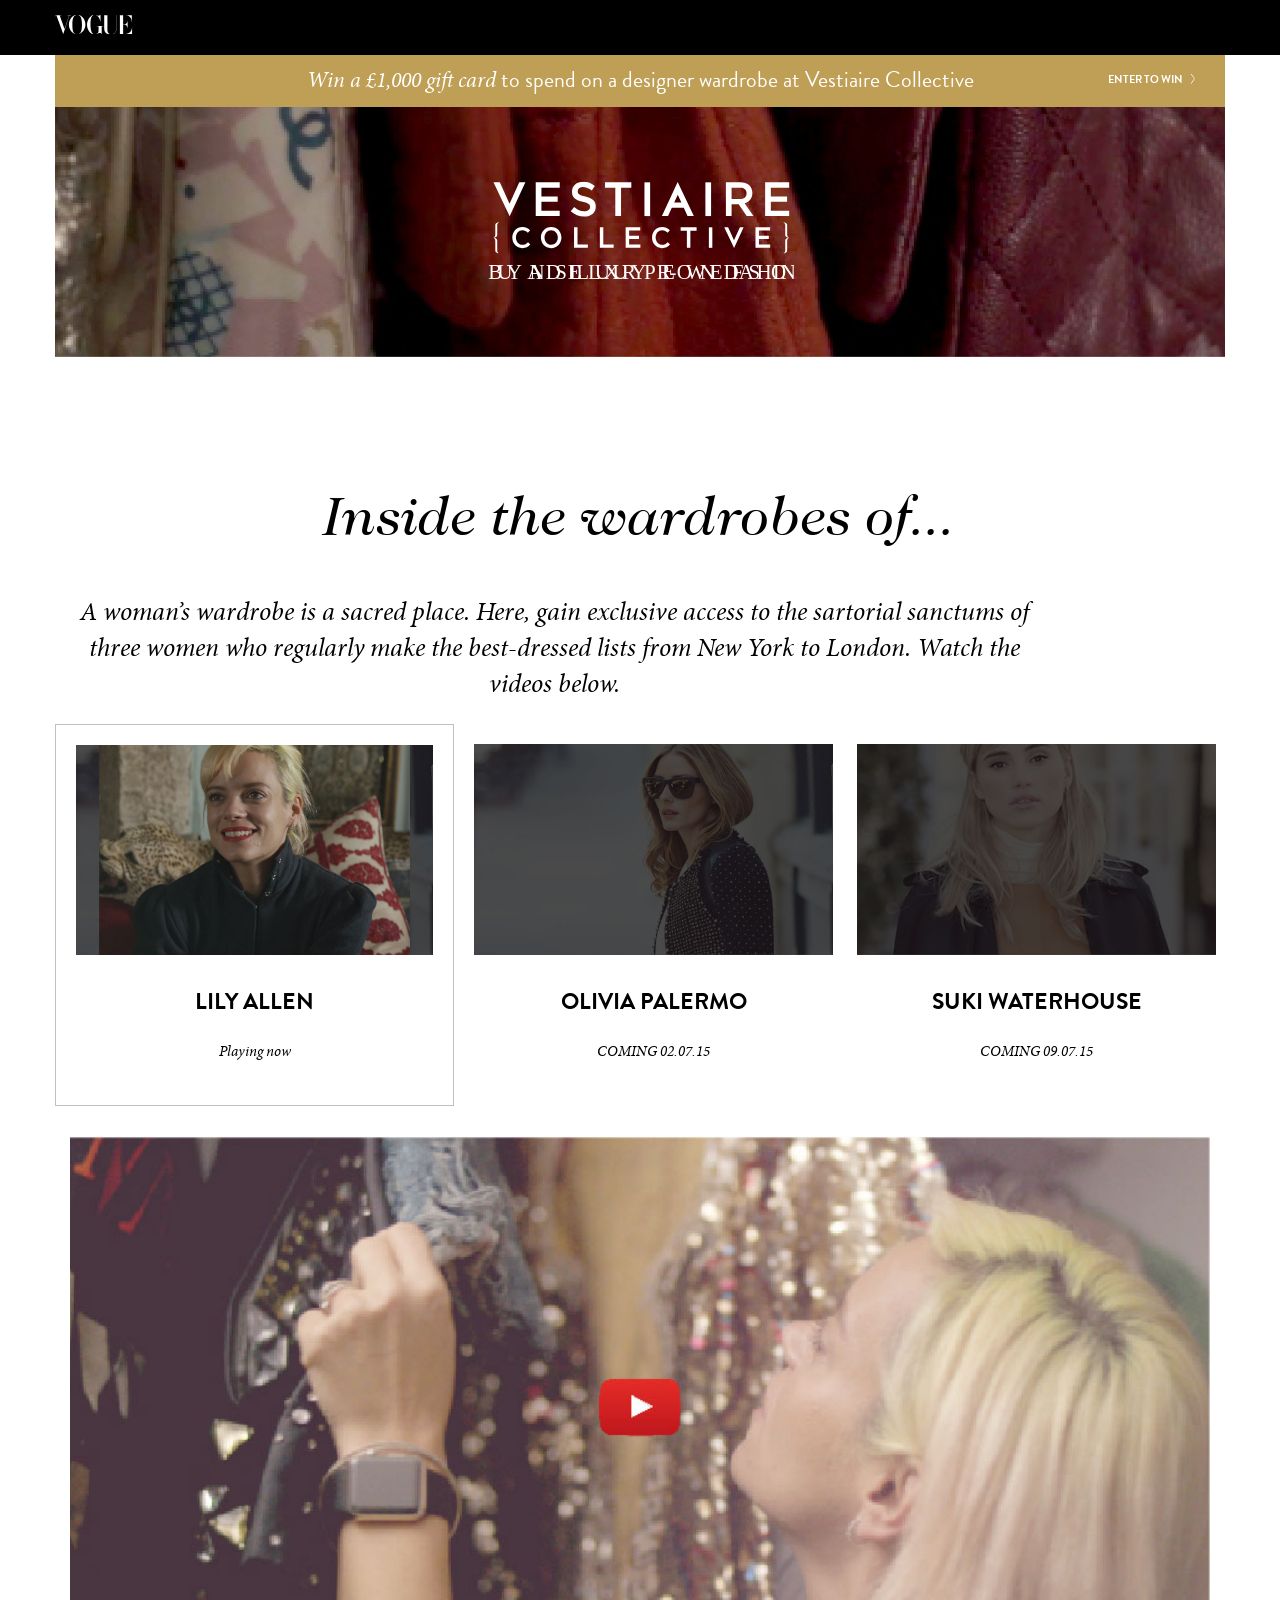
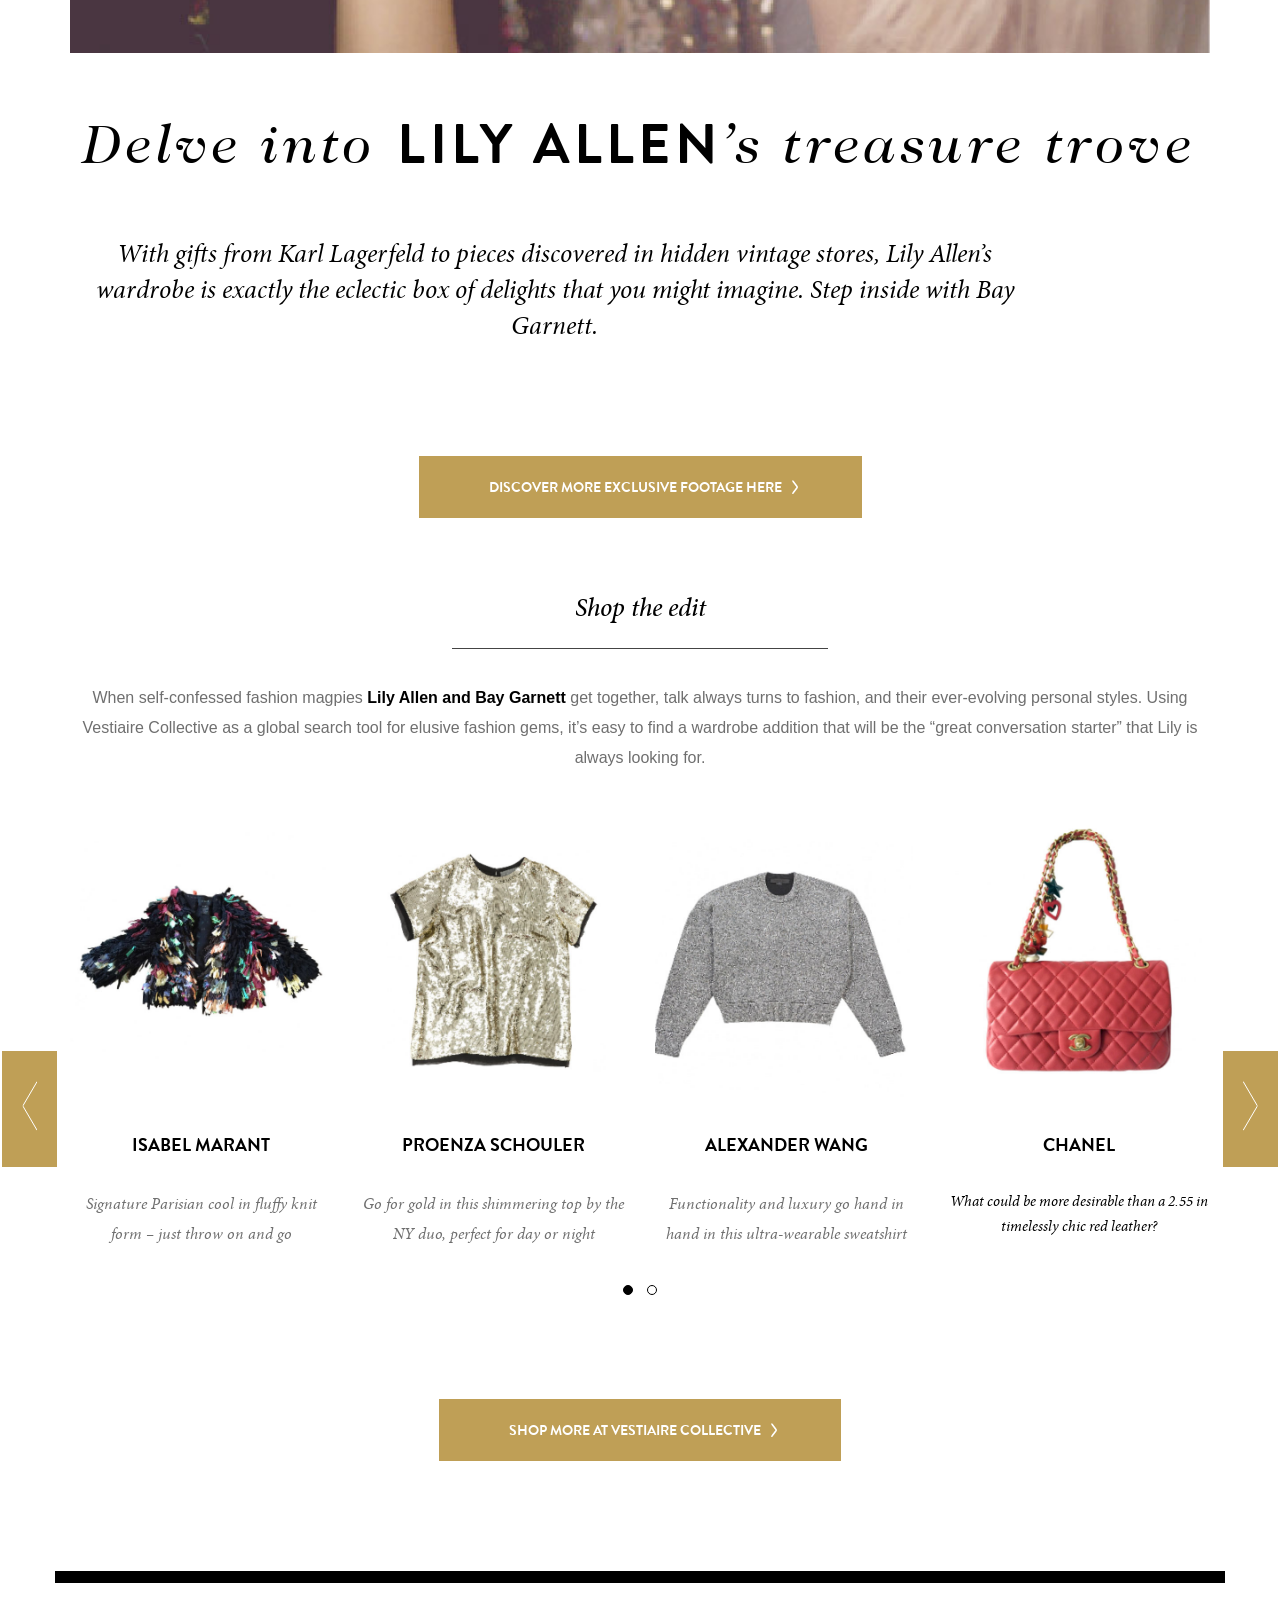
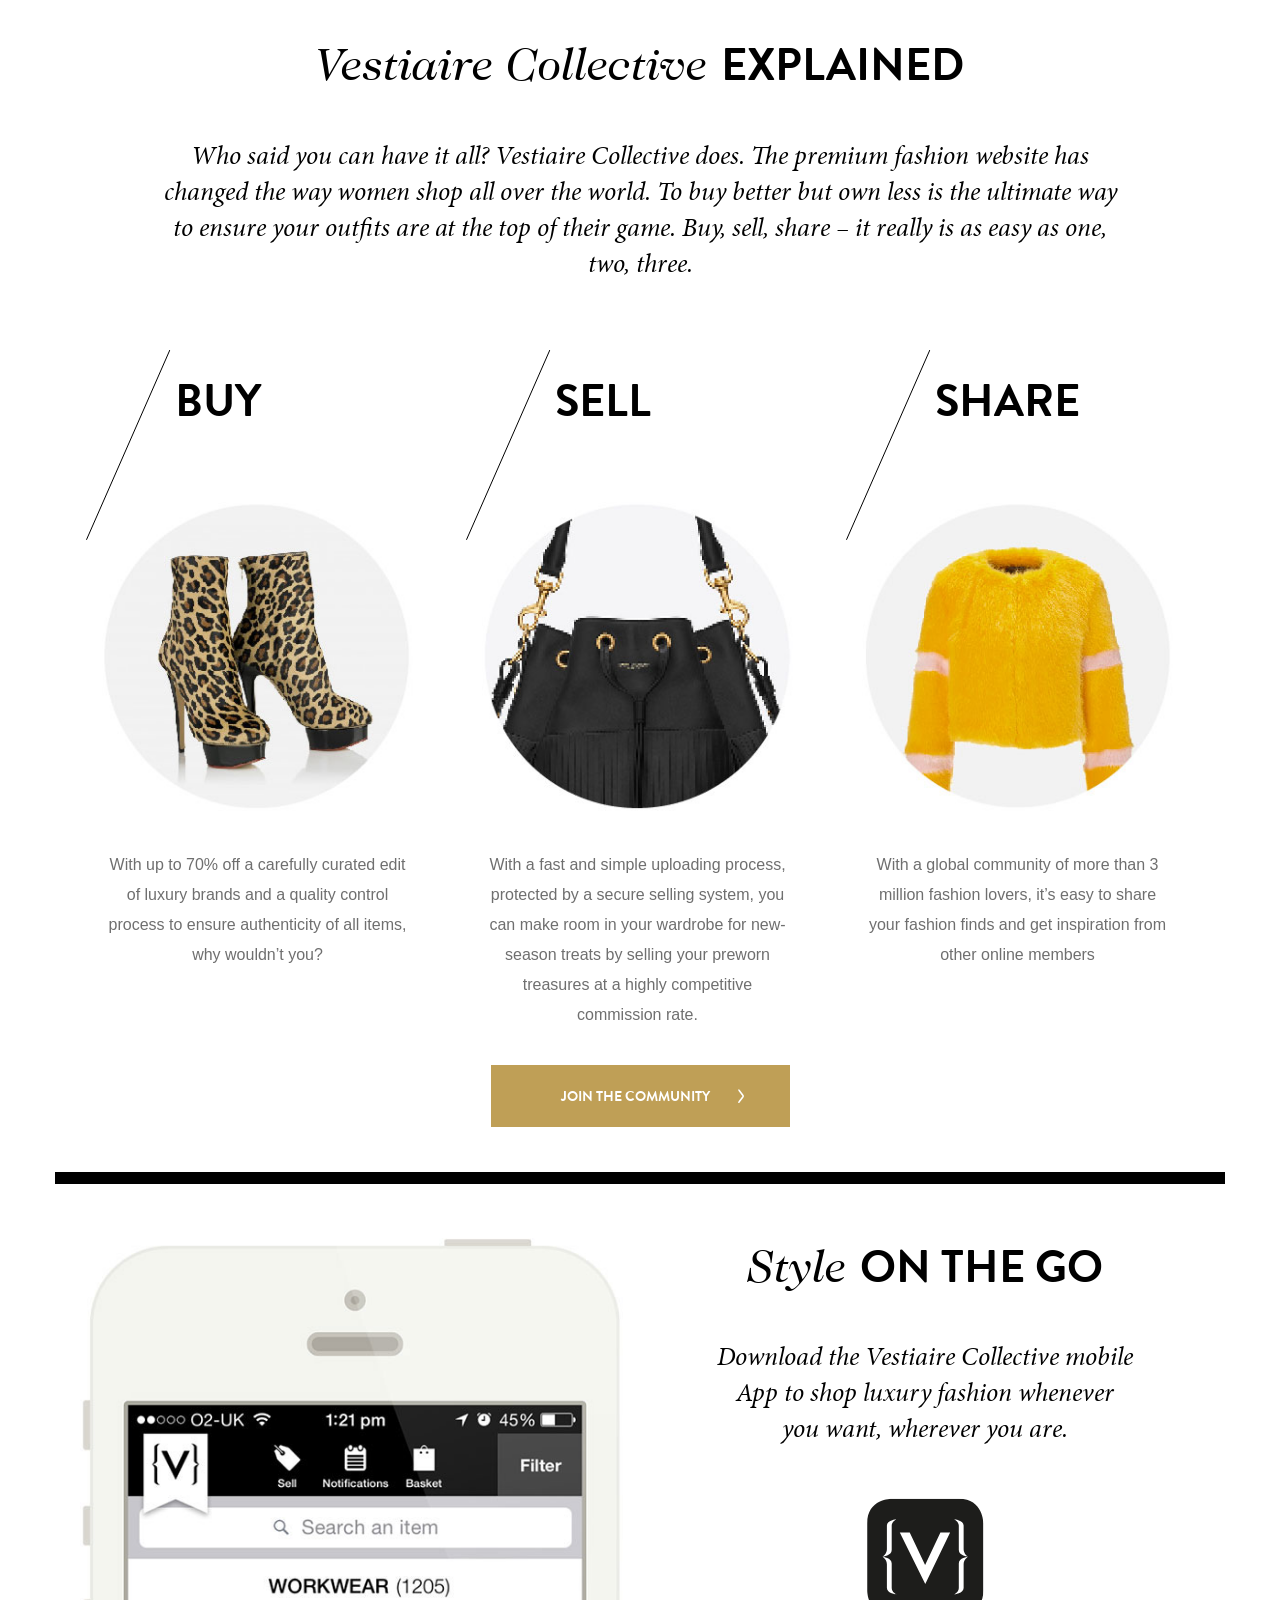
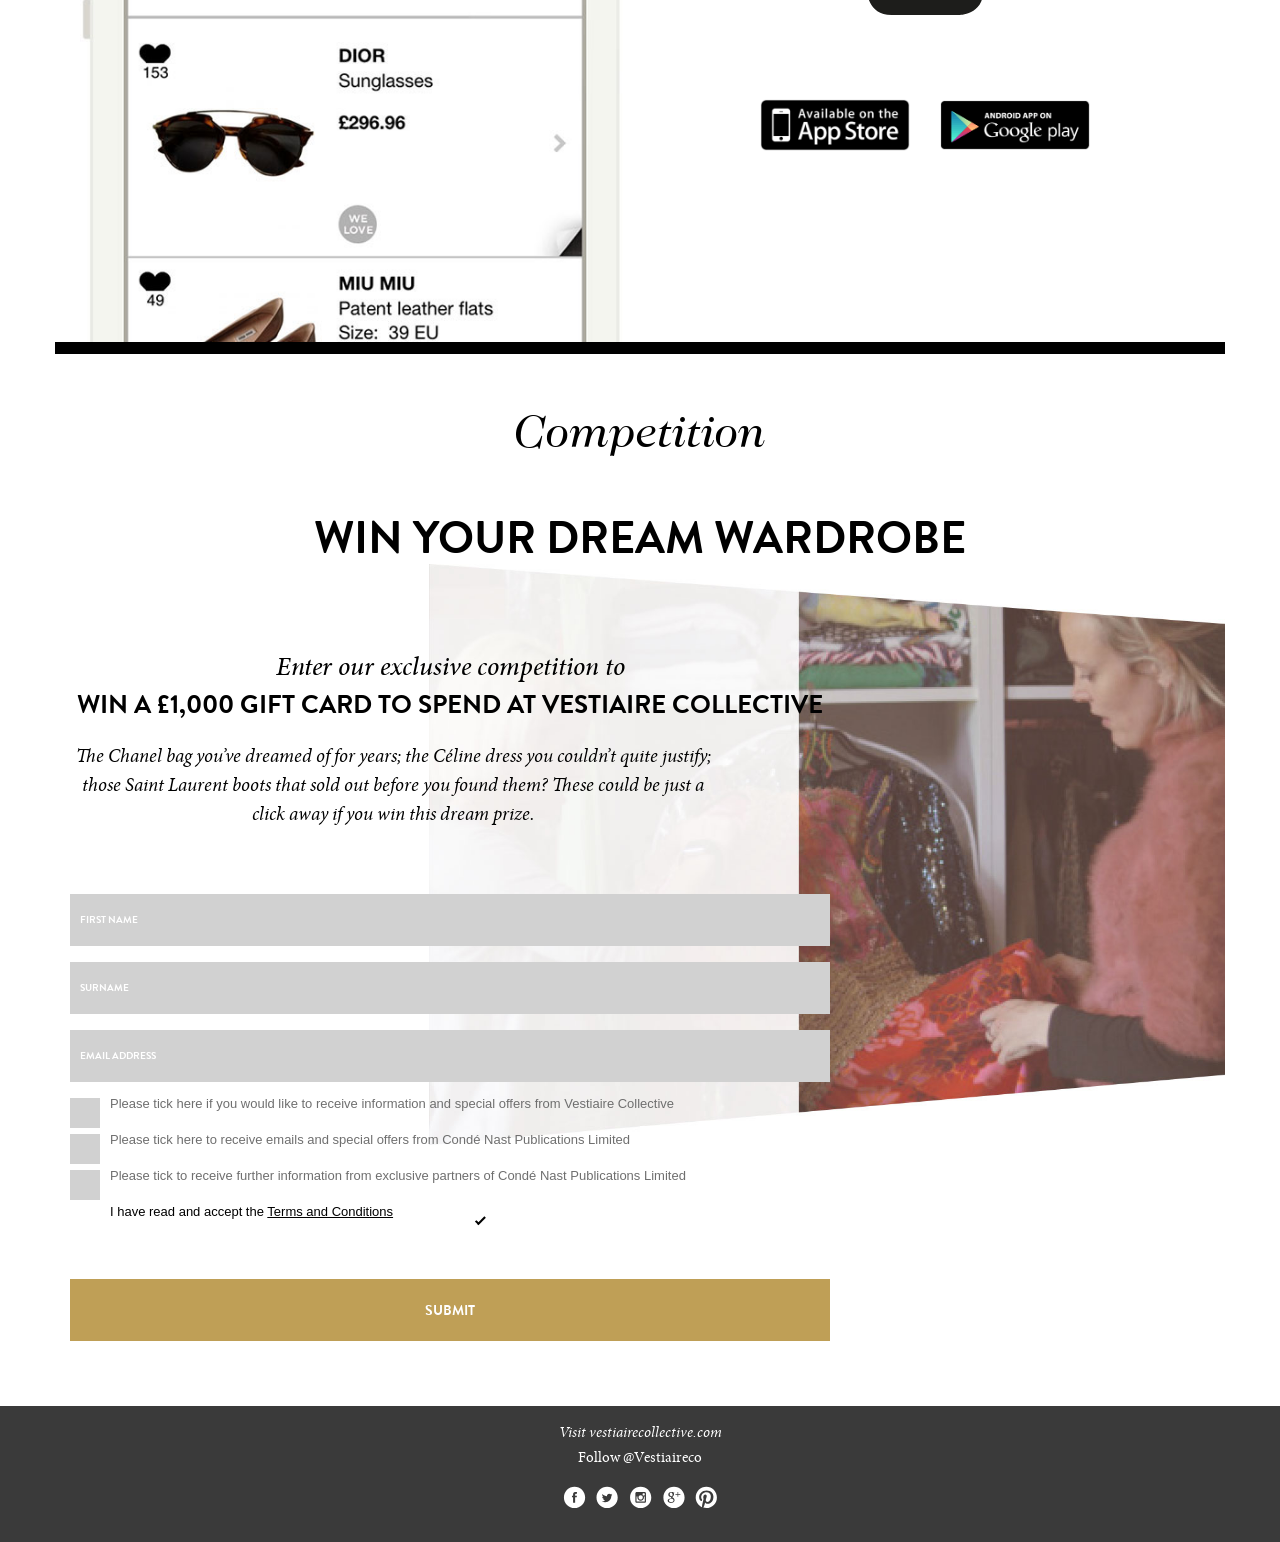
<file: index.html>
<!DOCTYPE HTML>
<!--[if lt IE 7]><html class="no-js lt-ie9 lt-ie8 lt-ie7"><![endif]-->
<!--[if IE 7]><html class="no-js lt-ie9 lt-ie8"><![endif]-->
<!--[if IE 8]><html class="no-js lt-ie9"><![endif]-->
<!--[if gt IE 8]><!--><html lang="en-GB" class="no-js"><!--<![endif]-->
<head>

    <meta charset="utf-8">
    <meta http-equiv="X-UA-Compatible" content="IE=edge">
    <meta name="viewport" content="width=device-width, initial-scale=1.0, user-scalable=0">

    <title>Vestiaire</title>

    <!-- Meta: General -->
    <meta name="description" content="">
    <meta name="keywords" content="">
    <meta name="author" content="">

    <!-- Stylesheets -->
    <link rel="stylesheet" href="css/normalise.css" media="screen" />
    <link rel="stylesheet" href="css/grid12.css" media="screen" />
    <link rel="stylesheet" href="css/style.css" media="screen" />
    <link rel="stylesheet" href="scripts/vendor/owl/owl.carousel.css" media="screen" />

    <!-- Javascript-->
    <script type="text/javascript" src="scripts/vendor/modernizr-2.8.3-custom.js"></script>

</head>

<body>

    <header class="visible-md visible-lg">
        <div class="container">
            <h1 class="transparent row">
                VOGUE <i class="vogue"></i>
            </h1>
        </div>
    </header>

    <main>

        <section class="section-intro container container-intro borderless paddingless">

            <div class="container-intro-win bg-primary">

                <p class="container-intro-win-p">
                    Win a £1,000 gift card <span class="font-brandon">to spend on a designer wardrobe at Vestiaire Collective</span>
                </p>

                <a class="container-intro-win-enter normalize-style btn" href="#">
                    Enter to win <i class="arrow-button-thin"></i>
                </a>

            </div>

            <div class="container-intro-vestaire v-center">
                <div class="v-centre-inner">
                    <i class="logo-vestiaire     container-intro-vestaire-logo visible-xs visible-sm"></i>
                    <i class="logo-vestiaire-lrg container-intro-vestaire-logo visible-md visible-lg"></i>
                </div>
            </div>

        </section>

        <!--
            SECTION: Features
        -->

        <section class="section-features container features-container">

            <h2>Inside the wardrobes of...</h2>

            <p class="para-main">
                A woman’s wardrobe is a sacred place. Here, gain exclusive access to the sartorial sanctums of
                three women who regularly make the best-dressed lists from New York to London.
                Watch the videos below.
            </p>

            <div class="features">

                <!--
                    Lily Allen
                -->

                <article class="features-article features-article-selected ">

                    <header class="features-header row">

                        <figure class="features-figure sixty-height">

                            <img class="features-figure-img features-figure-img--center" alt="Lily Allen" src="images/holder.jpg" data-src-base="images/" data-src="<992:feature-lili-mob.jpg,
                                                                                                                                                                    >992:feature-lili.jpg" />
                            <figcaption class="features-caption">
                                <h3>Lily Allen</h3>
                                <p>Playing now</p>
                            </figcaption>
                        </figure>

                    </header>

                    <div class="image-video-holder visible-md visible-lg">
                        <img src="images/video-placeholder.jpg" alt="placeholder" />
                    </div>

                    <h3 class="h2 normalize-case tracking_extend features-article-intro-headline">Delve into <span>Lily Allen</span>’s treasure trove</h3>

                    <p class="para-main">
                        With gifts from Karl Lagerfeld to pieces discovered in hidden vintage stores,
                        Lily Allen’s wardrobe is exactly the eclectic box of delights that you might imagine. Step inside with Bay Garnett.
                    </p>

                    <a href="#" class="btn btn-tight features-article-discover">
                        Discover more exclusive footage here <i class="arrow-button-bold"></i>
                    </a>

                    <h4 class="features-shop-headline with-sub-line">Shop the edit</h4>

                    <p class="para-sub font-helvetica normalize-style features-article-para-sub">
                        When self-confessed fashion magpies <strong>Lily Allen and Bay Garnett</strong> get together, talk always turns to fashion, and
                        their ever-evolving personal styles. Using Vestiaire Collective as a global search tool for elusive fashion gems, it’s
                        easy to find a wardrobe addition that will be the “great conversation starter” that Lily is always looking for.
                    </p>

                    <div class="slider-wrap features-slider">

                        <ul class="slider slider-horizontal">

                            <li>
                                <figure>
                                    <img src="images/item-412.jpg" alt="Isabel Marant" />
                                    <figcaption>
                                        <h5>Isabel Marant</h5>
                                        <p class="para-sub">Signature Parisian cool in fluffy knit form – just throw on and go</p>
                                    </figcaption>
                                </figure>
                            </li>

                            <li>
                                <figure>
                                    <img src="images/item-337.jpg" alt="Proenza Schoule" />
                                    <figcaption>
                                        <h5>Proenza Schouler</h5>
                                        <p class="para-sub">Go for gold in this shimmering top by the NY duo, perfect for day or night</p>
                                    </figcaption>
                                </figure>
                            </li>

                            <li>
                                <figure>
                                    <img src="images/item-441.jpg" alt="Alexander Wang" />
                                    <figcaption>
                                        <h5>Alexander Wang</h5>
                                        <p class="para-sub">Functionality and luxury go hand in hand in this ultra-wearable sweatshirt</p>
                                    </figcaption>
                                </figure>
                            </li>

                            <!-- Just repeating -->

                            <li>
                                <figure>
                                    <img src="images/item-645.jpg" alt="Chanel" />
                                    <figcaption>
                                        <h5>Chanel</h5>
                                        <p>What could be more desirable than a 2.55 in timelessly chic red leather?</p>
                                    </figcaption>
                                </figure>
                            </li>

                            <li>
                                <figure>
                                    <img src="images/item-412.jpg" alt="Isabel Marant" />
                                    <figcaption>
                                        <h5>Isabel Marant</h5>
                                        <p class="para-sub">Signature Parisian cool in fluffy knit form – just throw on and go</p>
                                    </figcaption>
                                </figure>
                            </li>

                            <li>
                                <figure>
                                    <img src="images/item-337.jpg" alt="Proenza Schoule" />
                                    <figcaption>
                                        <h5>Proenza Schouler</h5>
                                        <p class="para-sub">Go for gold in this shimmering top by the NY duo, perfect for day or night</p>
                                    </figcaption>
                                </figure>
                            </li>

                            <li>
                                <figure>
                                    <img src="images/item-441.jpg" alt="Alexander Wang" />
                                    <figcaption>
                                        <h5>Alexander Wang</h5>
                                        <p class="para-sub">Functionality and luxury go hand in hand in this ultra-wearable sweatshirt</p>
                                    </figcaption>
                                </figure>
                            </li>

                            <li>
                                <figure>
                                    <img src="images/item-645.jpg" alt="Chanel" />
                                    <figcaption>
                                        <h5>Chanel</h5>
                                        <p>What could be more desirable than a 2.55 in timelessly chic red leather?</p>
                                    </figcaption>
                                </figure>
                            </li>

                        </ul>

                        <div class="slider-navigation hidden-xs visbile-md visbile-lg">
                            <a class="btn slider-navigation-btn slider-navigation-btn-prev btn-gallery btn-gallery-prev disable-selection"><i class="arrow-gallery-left"></i></a>
                            <a class="btn slider-navigation-btn slider-navigation-btn-next btn-gallery btn-gallery-next disable-selection"><i class="arrow-gallery-right"></i></a>
                        </div>

                    </div>

                    <a href="#" class="btn btn-tight">
                        Shop more at vestiaire collective <i class="arrow-button-bold"></i>
                    </a>

                </article>

                <!--
                    Olivia Palermo
                -->

                <article class="features-article">

                    <header class="features-header row">
                        <figure class="features-figure">
                            <img src="images/feature-olivia-soon.jpg" alt="Olivia Palermo" />
                            <figcaption>
                                <h3 class="h5">Olivia Palermo</h3>
                                <p>COMING 02.07.15</p>
                            </figcaption>
                        </figure>
                    </header>

                </article>

                <!--
                    Suki Waterhouse
                -->

                <article class="features-article">

                    <header class="features-header row">
                        <figure class="features-figure">
                            <img src="images/feature-suki-soon.jpg" alt="Suki Waterhouse" />
                            <figcaption>
                                <h3 class="h5">Suki Waterhouse</h3>
                                <p>COMING 09.07.15</p>
                            </figcaption>
                        </figure>
                    </header>

                </article>

            </div>

        </section>

        <!--
            SECTION: Vestiaire Collective Explained
        -->

        <section class="section-collective-explained container">

            <h2>Vestiaire Collective <span>explained</span></h2>

            <p class="section-collective-explained-p para-main">
                Who said you can have it all? Vestiaire Collective does. The premium fashion website has changed the way
                women shop all over the world. To buy better but own less is the ultimate way to ensure your outfits are at the
                top of their game. Buy, sell, share – it really is as easy as one, two, three.
            </p>

            <div class="section-collective-explained-wrap">

                <div class="section-collective-explained-figure col-md-4 mobile-no-pad mobile-row adjustable-order">

                    <img alt="buy" src="images/holder.jpg" class="section-collective-explained-img img-responsive" data-src-base="images/" data-src="<992:buy-mob.jpg,
                                                                                                                                                     >992:buy.jpg" />

                    <h3 class="h5 adjustable-order-header">
                        <i class="diagonal visible-md visible-lg"></i>
                        <span>Buy</span>
                    </h3>

                    <p class="section-collective-explained-para-sub para-sub font-helvetica normalize-style">
                        With up to 70% off a carefully curated edit of
                        luxury brands and a quality control process
                        to ensure authenticity of all items, why
                        wouldn’t you?
                    </p>

                </div>

                <div class="section-collective-explained-figure col-md-4 mobile-no-pad mobile-row adjustable-order">

                    <img alt="buy" src="images/holder.jpg" class="section-collective-explained-img img-responsive" data-src-base="images/" data-src="<992:sell-mob.jpg,
                                                                                                                                                     >992:sell.jpg" />

                    <h3 class="h5 adjustable-order-header">
                        <i class="diagonal visible-md visible-lg"></i>
                        <span>Sell</span>
                    </h3>

                    <p class="section-collective-explained-para-sub para-sub font-helvetica normalize-style">
                        With a fast and simple uploading process,
                        protected by a secure selling system,
                        you can make room in your wardrobe for
                        new-season treats by selling your preworn
                        treasures at a highly competitive
                        commission rate.
                    </p>

                </div>

                <div class="section-collective-explained-figure col-md-4 mobile-no-pad mobile-row adjustable-order">

                    <img alt="buy" src="images/holder.jpg" class="section-collective-explained-img img-responsive" data-src-base="images/" data-src="<992:share-mob.jpg,
                                                                                                                                                     >992:share.jpg" />

                    <h3 class="h5 adjustable-order-header">
                        <i class="diagonal visible-md visible-lg"></i>
                        <span>Share</span>
                    </h3>

                    <p class="section-collective-explained-para-sub para-sub font-helvetica normalize-style">
                        With a global community of more than 3
                        million fashion lovers, it’s easy to share your
                        fashion finds and get inspiration from other
                        online members
                    </p>

                </div>

            </div>

            <div class="cfix"></div>

            <a href="#" class="btn">
                Join the community <i class="arrow-button-bold"></i>
            </a>

        </section>

        <!--
            SECTION: Style
        -->

        <section class="section-style container">

            <div class="section-style-copy col-xs-12 col-md-6 col-md-push-6">

                <h2>Style <span>on the go</span></h2>

                <p class="section-style-p para-main">
                    Download the Vestiaire Collective mobile App
                    to shop luxury fashion whenever you want,
                    wherever you are.
                </p>

                <i class="logo-vestiaire-sqr visible-md visible-lg"></i>

                <div class="section-style-getapp">

                    <div class="col-xs-6">
                        <a href="#" class="btn btn--app-store text-indent pull-right btn-unhover">Available on the App Store</a>
                    </div>

                    <div class="col-xs-6">
                        <a href="#" class="btn btn--google-play text-indent pull-left btn-unhover">Android App on Google play</a>
                    </div>

                </div>

            </div>

            <div class="col-xs-12 col-md-6 col-md-pull-6 paddingless">

                <figure class="section-style-cover section-style-cover-pull">
                    <img alt="" src="images/holder.jpg" data-src-base="images/" data-src="<992:iphone5-mob.jpg,
                                                                                          >992:iphone5.jpg" />
                </figure>

            </div>

        </section>

        <!--
            SECTION: Competition
        -->

        <section class="section-competition container borderless">

            <h2>Competition</h2>

            <h3 class="section-competition-subline">Win your dream Wardrobe</h3>

            <div class="col-md-8 paddingless">

                <h4 class="section-competition-cta">
                    Enter our exclusive competition to
                    <span class="font-brandon uppercase-case normalize-style">win a £1,000 GIFT CARD to spend at vestiaire collective</span>
                </h4>

                <p class="para-main section-competition-p">
                    The Chanel bag you’ve dreamed of for years; the Céline dress you couldn’t quite
                    justify; those Saint Laurent boots that sold out before you found them? These
                    could be just a click away if you win this dream prize.
                </p>

                <form action="#">

                    <p class="form-row">
                        <label for="first_name">
                            <span class="hidden">First Name</span>
                            <input type="text" id="first_name" name="first_name" placeholder="First Name" class="font-brandon" />
                        </label>
                    </p>

                    <p class="form-row">
                        <label for="last_name">
                            <span class="hidden">Surname</span>
                            <input type="text" id="last_name" name="last_name" placeholder="Surname" class="font-brandon" />
                        </label>
                    </p>

                    <p class="form-row">
                        <label for="email">
                            <span class="hidden">First Name</span>
                            <input type="text" id="email" name="email" placeholder="Email address" class="font-brandon" />
                        </label>
                    </p>

                    <p class="form-row">
                        <label for="send_me_offers">
                            <input type="checkbox" id="send_me_offers" name="send_me_offers" value="true" />
                            <span><i class="form-checked"></i></span>
                            <span class="font-helvetica normalize-style checkbox-label disable-selection">Please tick here if you would like to receive information and special offers from Vestiaire Collective </span>
                        </label>
                    </p>

                    <p class="form-row">
                        <label for="send_me_emails">
                            <input type="checkbox" id="send_me_emails" name="send_me_emails" value="true" />
                            <span><i class="form-checked"></i></span>
                            <span class="font-helvetica normalize-style checkbox-label disable-selection">Please tick here to receive emails and special offers from Condé Nast Publications Limited</span>
                        </label>
                    </p>

                    <p class="form-row">
                        <label for="send_me_further_info">
                            <input type="checkbox" id="send_me_further_info" name="send_me_further_info" value="true" />
                            <span><i class="form-checked"></i></span>
                            <span class="font-helvetica normalize-style checkbox-label disable-selection">Please tick to receive further information from exclusive partners of Condé Nast Publications Limited</span>
                        </label>
                    </p>

                    <p class="form-row">
                        <label for="terms_accepted">
                            <input type="checkbox" id="terms_accepted" name="terms_accepted" value="true" checked="checked" />
                            <span><i class="form-checked"></i></span>
                            <span class="font-helvetica normalize-style checkbox-label disable-selection black">I have read and accept the <a href="#" class="inherit-colour text-underline">Terms and Conditions</a></span>
                        </label>
                    </p>

                    <p class="form-row submit-row">
                        <label for="submit">
                            <input type="submit" class="btn" value="Submit" id="submit" name="submit" />
                        </label>
                    </p>

                </form>

            </div>

        </section>

    </main>

    <footer>

        <div>Visit <a href="#" class="footer-link">vestiairecollective.com</a></div>
        <div class="normalize-style">Follow @Vestiaireco</div>

        <ul class="social-connect paddingless">
            <li class="social-connect-link"><a href="#"><i class="icon-facebook"></i></a></li>
            <li class="social-connect-link"><a href="#"><i class="icon-twitter"></i></a></li>
            <li class="social-connect-link"><a href="#"><i class="icon-instagram"></i></a></li>
            <li class="social-connect-link"><a href="#"><i class="icon-googleplus"></i></a></li>
            <li class="social-connect-link social-connect-link-last"><a href="#"><i class="icon-pinterest"></i></a></li>
        </ul>

    </footer>

    <!-- Scripts -->
    <script type="text/javascript" src="scripts/vendor/responsive-img.min.js"></script>
    <script type="text/javascript" src="scripts/vendor/jquery-2.1.4.min.js"></script>
    <script type="text/javascript" src="scripts/vendor/owl/owl.carousel.min.js"></script>
    <script type="text/javascript" src="scripts/vestiaire.js"></script>

</body>
</html>
</file>
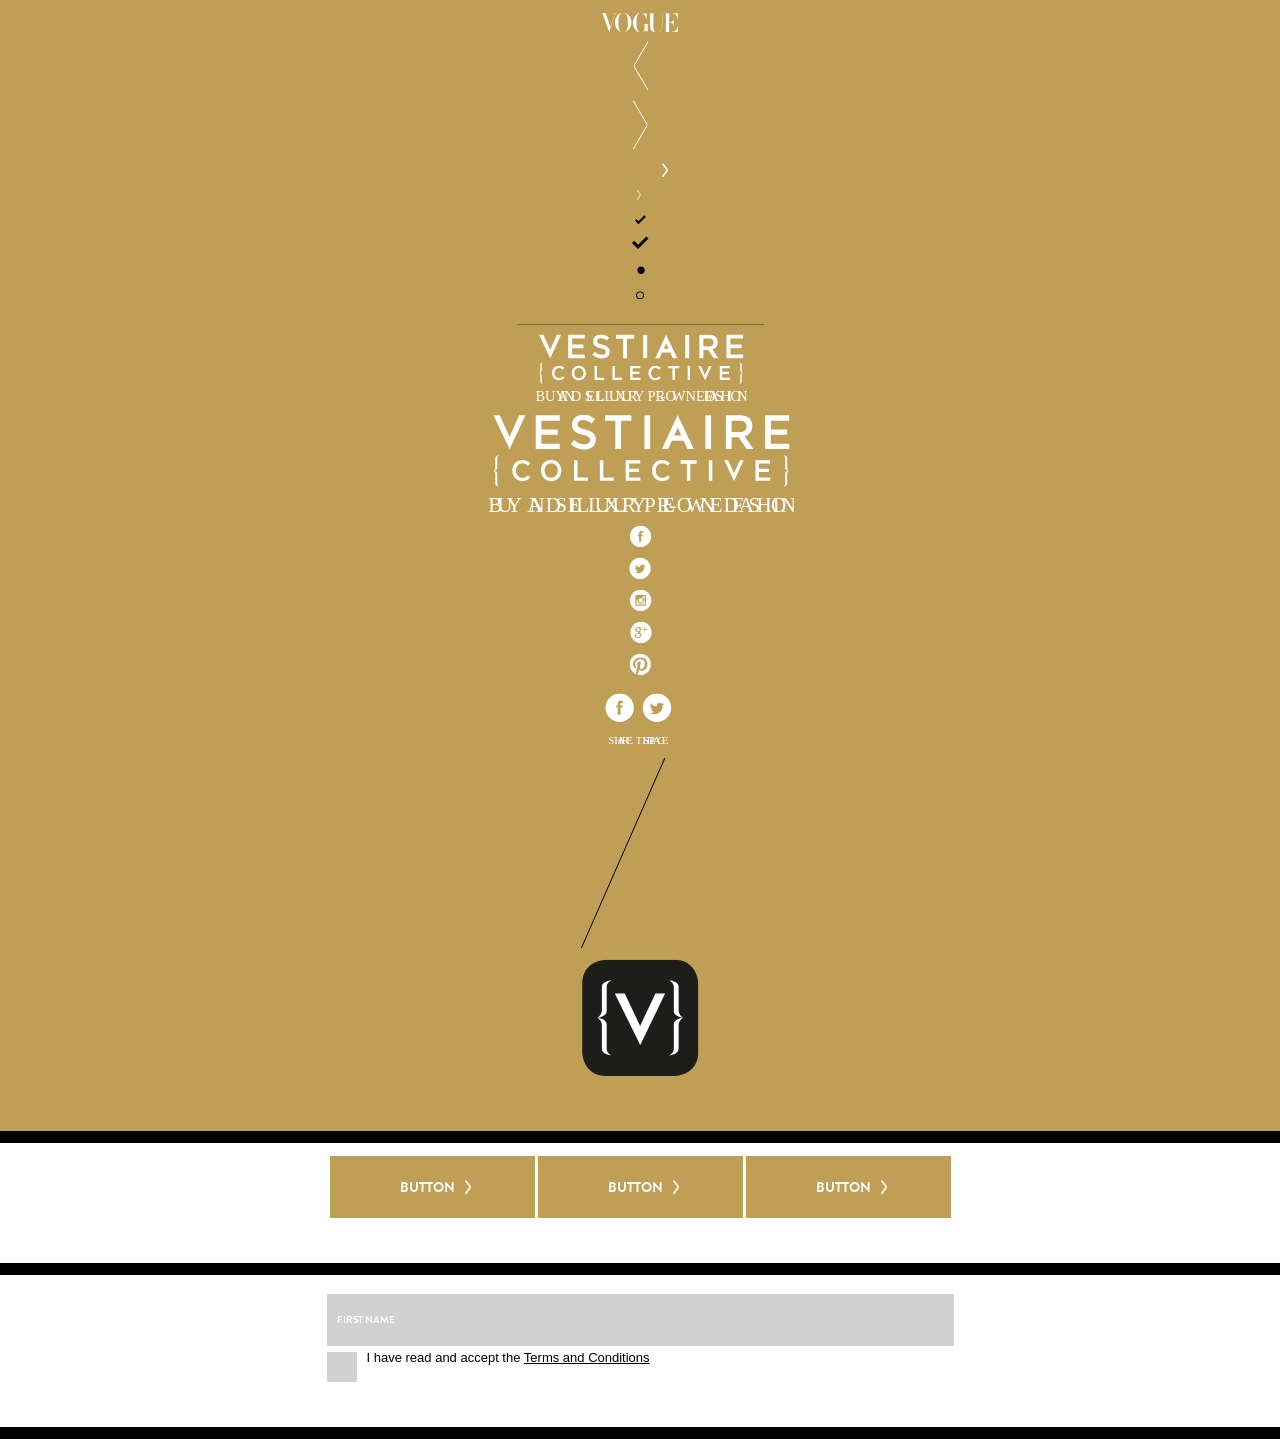
<file: ui.html>
<!DOCTYPE HTML>
<!--[if lt IE 7]><html class="no-js lt-ie9 lt-ie8 lt-ie7"><![endif]-->
<!--[if IE 7]><html class="no-js lt-ie9 lt-ie8"><![endif]-->
<!--[if IE 8]><html class="no-js lt-ie9"><![endif]-->
<!--[if gt IE 8]><!--><html lang="en-GB" class="no-js"><!--<![endif]-->
<head>

    <meta charset="utf-8">
    <meta http-equiv="X-UA-Compatible" content="IE=edge">
    <meta name="viewport" content="width=device-width, initial-scale=1.0, user-scalable=0">

    <title>Vestiaire</title>

    <!-- Meta: General -->
    <meta name="description" content="">
    <meta name="keywords" content="">
    <meta name="author" content="">

    <!-- Stylesheets -->
    <link rel="stylesheet" href="css/normalise.css" media="screen" />
    <link rel="stylesheet" href="css/grid12.css" media="screen" />
    <link rel="stylesheet" href="css/style.css" media="screen" />
    <link rel="stylesheet" href="scripts/vendor/owl/owl.carousel.css" media="screen" />

    <!-- Javascript-->
    <script type="text/javascript" src="scripts/vendor/modernizr-2.8.3-custom.js"></script>

</head>

<body>

    <style type="text/css" media="screen">
        .spritesheet { background: #bf9f56; }
        .form label { display: inline-block; width: 50%; clear: both; }
    </style>

    <section class="spritesheet">

        <div><i class="vogue"></i></div>

        <div><i class="arrow-gallery-left"></i></div>
        <div><i class="arrow-gallery-right"></i></div>
        <div><i class="arrow-button-bold"></i></div>
        <div><i class="arrow-button-thin"></i></div>

        <div><i class="form-checked"></i></div>
        <div><i class="form-checked-lrg"></i></div>
        <div><i class="circle-filled"></i></div>
        <div><i class="circle"></i></div>
        <div><i class="divider"></i></div>
        <div><i class="logo-vestiaire"></i></div>
        <div><i class="logo-vestiaire-lrg"></i></div>

        <div><i class="icon-facebook"></i></div>
        <div><i class="icon-twitter"></i></div>
        <div><i class="icon-instagram"></i></div>
        <div><i class="icon-googleplus"></i></div>
        <div><i class="icon-pinterest"></i></div>
        <div><i class="icon-share"></i></div>

        <div><i class="diagonal"></i></div>
        <div><i class="logo-vestiaire-sqr"></i></div>

    </section>

    <section>
        <a href="#" class="btn btn-tight">Button <i class="arrow-button-bold"></i></a>
        <a href="#" class="btn btn-tight">Button <i class="arrow-button-bold"></i></a>
        <a href="#" class="btn btn-tight">Button <i class="arrow-button-bold"></i></a>
    </section>

    <section class="form">

        <label for="first_name">
            <span class="hidden">First Name</span>
            <input type="text" id="first_name" name="first_name" placeholder="First Name" class="font-brandon" />
        </label>

        <label for="terms_accepted">
            <input type="checkbox" id="terms_accepted" name="terms_accepted" value="true" />
            <span><i class="form-checked"></i></span>
            <span class="font-helvetica normalize-style checkbox-label disable-selection black">I have read and accept the <a href="#" class="inherit-colour text-underline">Terms and Conditions</a></span>
        </label>

    </section>

    <!-- Scripts -->
    <script type="text/javascript" src="scripts/vendor/responsive-img.min.js"></script>
    <script type="text/javascript" src="scripts/vendor/jquery-2.1.4.min.js"></script>
    <script type="text/javascript" src="scripts/vendor/owl/owl.carousel.min.js"></script>
    <script type="text/javascript" src="scripts/vestiaire.js"></script>

</body>
</file>
<file: css/grid12.css>
@-ms-viewport {
  width: device-width;
}
.visible-xs,
.visible-sm,
.visible-md,
.visible-lg {
  display: none !important;
}
.visible-xs-block,
.visible-xs-inline,
.visible-xs-inline-block,
.visible-sm-block,
.visible-sm-inline,
.visible-sm-inline-block,
.visible-md-block,
.visible-md-inline,
.visible-md-inline-block,
.visible-lg-block,
.visible-lg-inline,
.visible-lg-inline-block {
  display: none !important;
}
@media (max-width: 767px) {
  .visible-xs {
    display: block !important;
  }
  table.visible-xs {
    display: table;
  }
  tr.visible-xs {
    display: table-row !important;
  }
  th.visible-xs,
  td.visible-xs {
    display: table-cell !important;
  }
}
@media (max-width: 767px) {
  .visible-xs-block {
    display: block !important;
  }
}
@media (max-width: 767px) {
  .visible-xs-inline {
    display: inline !important;
  }
}
@media (max-width: 767px) {
  .visible-xs-inline-block {
    display: inline-block !important;
  }
}
@media (min-width: 768px) and (max-width: 991px) {
  .visible-sm {
    display: block !important;
  }
  table.visible-sm {
    display: table;
  }
  tr.visible-sm {
    display: table-row !important;
  }
  th.visible-sm,
  td.visible-sm {
    display: table-cell !important;
  }
}
@media (min-width: 768px) and (max-width: 991px) {
  .visible-sm-block {
    display: block !important;
  }
}
@media (min-width: 768px) and (max-width: 991px) {
  .visible-sm-inline {
    display: inline !important;
  }
}
@media (min-width: 768px) and (max-width: 991px) {
  .visible-sm-inline-block {
    display: inline-block !important;
  }
}
@media (min-width: 992px) and (max-width: 1199px) {
  .visible-md {
    display: block !important;
  }
  table.visible-md {
    display: table;
  }
  tr.visible-md {
    display: table-row !important;
  }
  th.visible-md,
  td.visible-md {
    display: table-cell !important;
  }
}
@media (min-width: 992px) and (max-width: 1199px) {
  .visible-md-block {
    display: block !important;
  }
}
@media (min-width: 992px) and (max-width: 1199px) {
  .visible-md-inline {
    display: inline !important;
  }
}
@media (min-width: 992px) and (max-width: 1199px) {
  .visible-md-inline-block {
    display: inline-block !important;
  }
}
@media (min-width: 1200px) {
  .visible-lg {
    display: block !important;
  }
  table.visible-lg {
    display: table;
  }
  tr.visible-lg {
    display: table-row !important;
  }
  th.visible-lg,
  td.visible-lg {
    display: table-cell !important;
  }
}
@media (min-width: 1200px) {
  .visible-lg-block {
    display: block !important;
  }
}
@media (min-width: 1200px) {
  .visible-lg-inline {
    display: inline !important;
  }
}
@media (min-width: 1200px) {
  .visible-lg-inline-block {
    display: inline-block !important;
  }
}
@media (max-width: 767px) {
  .hidden-xs {
    display: none !important;
  }
}
@media (min-width: 768px) and (max-width: 991px) {
  .hidden-sm {
    display: none !important;
  }
}
@media (min-width: 992px) and (max-width: 1199px) {
  .hidden-md {
    display: none !important;
  }
}
@media (min-width: 1200px) {
  .hidden-lg {
    display: none !important;
  }
}
.visible-print {
  display: none !important;
}
@media print {
  .visible-print {
    display: block !important;
  }
  table.visible-print {
    display: table;
  }
  tr.visible-print {
    display: table-row !important;
  }
  th.visible-print,
  td.visible-print {
    display: table-cell !important;
  }
}
.visible-print-block {
  display: none !important;
}
@media print {
  .visible-print-block {
    display: block !important;
  }
}
.visible-print-inline {
  display: none !important;
}
@media print {
  .visible-print-inline {
    display: inline !important;
  }
}
.visible-print-inline-block {
  display: none !important;
}
@media print {
  .visible-print-inline-block {
    display: inline-block !important;
  }
}
@media print {
  .hidden-print {
    display: none !important;
  }
}
.container {
  margin-right: auto;
  margin-left: auto;
  padding-left: 15px;
  padding-right: 15px;
}
@media (min-width: 768px) {
  .container {
    width: 750px;
  }
}
@media (min-width: 992px) {
  .container {
    width: 970px;
  }
}
@media (min-width: 1200px) {
  .container {
    width: 1170px;
  }
}
.container-fluid {
  margin-right: auto;
  margin-left: auto;
  padding-left: 15px;
  padding-right: 15px;
}
.row {
  margin-left: -15px;
  margin-right: -15px;
}
.col, .col-xs-1, .col-sm-1, .col-md-1, .col-lg-1, .col-xs-2, .col-sm-2, .col-md-2, .col-lg-2, .col-xs-3, .col-sm-3, .col-md-3, .col-lg-3, .col-xs-4, .col-sm-4, .col-md-4, .col-lg-4, .col-xs-5, .col-sm-5, .col-md-5, .col-lg-5, .col-xs-6, .col-sm-6, .col-md-6, .col-lg-6, .col-xs-7, .col-sm-7, .col-md-7, .col-lg-7, .col-xs-8, .col-sm-8, .col-md-8, .col-lg-8, .col-xs-9, .col-sm-9, .col-md-9, .col-lg-9, .col-xs-10, .col-sm-10, .col-md-10, .col-lg-10, .col-xs-11, .col-sm-11, .col-md-11, .col-lg-11, .col-xs-12, .col-sm-12, .col-md-12, .col-lg-12 {
  position: relative;
  min-height: 1px;
  padding-left: 15px;
  padding-right: 15px;
}
.col, .col-xs-1, .col-xs-2, .col-xs-3, .col-xs-4, .col-xs-5, .col-xs-6, .col-xs-7, .col-xs-8, .col-xs-9, .col-xs-10, .col-xs-11, .col-xs-12 {
  float: left;
}
.col-xs-12 {
  width: 100%;
}
.col-xs-11 {
  width: 91.66666667%;
}
.col-xs-10 {
  width: 83.33333333%;
}
.col-xs-9 {
  width: 75%;
}
.col-xs-8 {
  width: 66.66666667%;
}
.col-xs-7 {
  width: 58.33333333%;
}
.col-xs-6 {
  width: 50%;
}
.col-xs-5 {
  width: 41.66666667%;
}
.col-xs-4 {
  width: 33.33333333%;
}
.col-xs-3 {
  width: 25%;
}
.col-xs-2 {
  width: 16.66666667%;
}
.col-xs-1 {
  width: 8.33333333%;
}
.col-xs-pull-12 {
  right: 100%;
}
.col-xs-pull-11 {
  right: 91.66666667%;
}
.col-xs-pull-10 {
  right: 83.33333333%;
}
.col-xs-pull-9 {
  right: 75%;
}
.col-xs-pull-8 {
  right: 66.66666667%;
}
.col-xs-pull-7 {
  right: 58.33333333%;
}
.col-xs-pull-6 {
  right: 50%;
}
.col-xs-pull-5 {
  right: 41.66666667%;
}
.col-xs-pull-4 {
  right: 33.33333333%;
}
.col-xs-pull-3 {
  right: 25%;
}
.col-xs-pull-2 {
  right: 16.66666667%;
}
.col-xs-pull-1 {
  right: 8.33333333%;
}
.col-xs-pull-0 {
  right: auto;
}
.col-xs-push-12 {
  left: 100%;
}
.col-xs-push-11 {
  left: 91.66666667%;
}
.col-xs-push-10 {
  left: 83.33333333%;
}
.col-xs-push-9 {
  left: 75%;
}
.col-xs-push-8 {
  left: 66.66666667%;
}
.col-xs-push-7 {
  left: 58.33333333%;
}
.col-xs-push-6 {
  left: 50%;
}
.col-xs-push-5 {
  left: 41.66666667%;
}
.col-xs-push-4 {
  left: 33.33333333%;
}
.col-xs-push-3 {
  left: 25%;
}
.col-xs-push-2 {
  left: 16.66666667%;
}
.col-xs-push-1 {
  left: 8.33333333%;
}
.col-xs-push-0 {
  left: auto;
}
.col-xs-offset-12 {
  margin-left: 100%;
}
.col-xs-offset-11 {
  margin-left: 91.66666667%;
}
.col-xs-offset-10 {
  margin-left: 83.33333333%;
}
.col-xs-offset-9 {
  margin-left: 75%;
}
.col-xs-offset-8 {
  margin-left: 66.66666667%;
}
.col-xs-offset-7 {
  margin-left: 58.33333333%;
}
.col-xs-offset-6 {
  margin-left: 50%;
}
.col-xs-offset-5 {
  margin-left: 41.66666667%;
}
.col-xs-offset-4 {
  margin-left: 33.33333333%;
}
.col-xs-offset-3 {
  margin-left: 25%;
}
.col-xs-offset-2 {
  margin-left: 16.66666667%;
}
.col-xs-offset-1 {
  margin-left: 8.33333333%;
}
.col-xs-offset-0 {
  margin-left: 0%;
}
@media (min-width: 768px) {
  .col, .col-sm-1, .col-sm-2, .col-sm-3, .col-sm-4, .col-sm-5, .col-sm-6, .col-sm-7, .col-sm-8, .col-sm-9, .col-sm-10, .col-sm-11, .col-sm-12 {
    float: left;
  }
  .col-sm-12 {
    width: 100%;
  }
  .col-sm-11 {
    width: 91.66666667%;
  }
  .col-sm-10 {
    width: 83.33333333%;
  }
  .col-sm-9 {
    width: 75%;
  }
  .col-sm-8 {
    width: 66.66666667%;
  }
  .col-sm-7 {
    width: 58.33333333%;
  }
  .col-sm-6 {
    width: 50%;
  }
  .col-sm-5 {
    width: 41.66666667%;
  }
  .col-sm-4 {
    width: 33.33333333%;
  }
  .col-sm-3 {
    width: 25%;
  }
  .col-sm-2 {
    width: 16.66666667%;
  }
  .col-sm-1 {
    width: 8.33333333%;
  }
  .col-sm-pull-12 {
    right: 100%;
  }
  .col-sm-pull-11 {
    right: 91.66666667%;
  }
  .col-sm-pull-10 {
    right: 83.33333333%;
  }
  .col-sm-pull-9 {
    right: 75%;
  }
  .col-sm-pull-8 {
    right: 66.66666667%;
  }
  .col-sm-pull-7 {
    right: 58.33333333%;
  }
  .col-sm-pull-6 {
    right: 50%;
  }
  .col-sm-pull-5 {
    right: 41.66666667%;
  }
  .col-sm-pull-4 {
    right: 33.33333333%;
  }
  .col-sm-pull-3 {
    right: 25%;
  }
  .col-sm-pull-2 {
    right: 16.66666667%;
  }
  .col-sm-pull-1 {
    right: 8.33333333%;
  }
  .col-sm-pull-0 {
    right: auto;
  }
  .col-sm-push-12 {
    left: 100%;
  }
  .col-sm-push-11 {
    left: 91.66666667%;
  }
  .col-sm-push-10 {
    left: 83.33333333%;
  }
  .col-sm-push-9 {
    left: 75%;
  }
  .col-sm-push-8 {
    left: 66.66666667%;
  }
  .col-sm-push-7 {
    left: 58.33333333%;
  }
  .col-sm-push-6 {
    left: 50%;
  }
  .col-sm-push-5 {
    left: 41.66666667%;
  }
  .col-sm-push-4 {
    left: 33.33333333%;
  }
  .col-sm-push-3 {
    left: 25%;
  }
  .col-sm-push-2 {
    left: 16.66666667%;
  }
  .col-sm-push-1 {
    left: 8.33333333%;
  }
  .col-sm-push-0 {
    left: auto;
  }
  .col-sm-offset-12 {
    margin-left: 100%;
  }
  .col-sm-offset-11 {
    margin-left: 91.66666667%;
  }
  .col-sm-offset-10 {
    margin-left: 83.33333333%;
  }
  .col-sm-offset-9 {
    margin-left: 75%;
  }
  .col-sm-offset-8 {
    margin-left: 66.66666667%;
  }
  .col-sm-offset-7 {
    margin-left: 58.33333333%;
  }
  .col-sm-offset-6 {
    margin-left: 50%;
  }
  .col-sm-offset-5 {
    margin-left: 41.66666667%;
  }
  .col-sm-offset-4 {
    margin-left: 33.33333333%;
  }
  .col-sm-offset-3 {
    margin-left: 25%;
  }
  .col-sm-offset-2 {
    margin-left: 16.66666667%;
  }
  .col-sm-offset-1 {
    margin-left: 8.33333333%;
  }
  .col-sm-offset-0 {
    margin-left: 0%;
  }
}
@media (min-width: 992px) {
  .col, .col-md-1, .col-md-2, .col-md-3, .col-md-4, .col-md-5, .col-md-6, .col-md-7, .col-md-8, .col-md-9, .col-md-10, .col-md-11, .col-md-12 {
    float: left;
  }
  .col-md-12 {
    width: 100%;
  }
  .col-md-11 {
    width: 91.66666667%;
  }
  .col-md-10 {
    width: 83.33333333%;
  }
  .col-md-9 {
    width: 75%;
  }
  .col-md-8 {
    width: 66.66666667%;
  }
  .col-md-7 {
    width: 58.33333333%;
  }
  .col-md-6 {
    width: 50%;
  }
  .col-md-5 {
    width: 41.66666667%;
  }
  .col-md-4 {
    width: 33.33333333%;
  }
  .col-md-3 {
    width: 25%;
  }
  .col-md-2 {
    width: 16.66666667%;
  }
  .col-md-1 {
    width: 8.33333333%;
  }
  .col-md-pull-12 {
    right: 100%;
  }
  .col-md-pull-11 {
    right: 91.66666667%;
  }
  .col-md-pull-10 {
    right: 83.33333333%;
  }
  .col-md-pull-9 {
    right: 75%;
  }
  .col-md-pull-8 {
    right: 66.66666667%;
  }
  .col-md-pull-7 {
    right: 58.33333333%;
  }
  .col-md-pull-6 {
    right: 50%;
  }
  .col-md-pull-5 {
    right: 41.66666667%;
  }
  .col-md-pull-4 {
    right: 33.33333333%;
  }
  .col-md-pull-3 {
    right: 25%;
  }
  .col-md-pull-2 {
    right: 16.66666667%;
  }
  .col-md-pull-1 {
    right: 8.33333333%;
  }
  .col-md-pull-0 {
    right: auto;
  }
  .col-md-push-12 {
    left: 100%;
  }
  .col-md-push-11 {
    left: 91.66666667%;
  }
  .col-md-push-10 {
    left: 83.33333333%;
  }
  .col-md-push-9 {
    left: 75%;
  }
  .col-md-push-8 {
    left: 66.66666667%;
  }
  .col-md-push-7 {
    left: 58.33333333%;
  }
  .col-md-push-6 {
    left: 50%;
  }
  .col-md-push-5 {
    left: 41.66666667%;
  }
  .col-md-push-4 {
    left: 33.33333333%;
  }
  .col-md-push-3 {
    left: 25%;
  }
  .col-md-push-2 {
    left: 16.66666667%;
  }
  .col-md-push-1 {
    left: 8.33333333%;
  }
  .col-md-push-0 {
    left: auto;
  }
  .col-md-offset-12 {
    margin-left: 100%;
  }
  .col-md-offset-11 {
    margin-left: 91.66666667%;
  }
  .col-md-offset-10 {
    margin-left: 83.33333333%;
  }
  .col-md-offset-9 {
    margin-left: 75%;
  }
  .col-md-offset-8 {
    margin-left: 66.66666667%;
  }
  .col-md-offset-7 {
    margin-left: 58.33333333%;
  }
  .col-md-offset-6 {
    margin-left: 50%;
  }
  .col-md-offset-5 {
    margin-left: 41.66666667%;
  }
  .col-md-offset-4 {
    margin-left: 33.33333333%;
  }
  .col-md-offset-3 {
    margin-left: 25%;
  }
  .col-md-offset-2 {
    margin-left: 16.66666667%;
  }
  .col-md-offset-1 {
    margin-left: 8.33333333%;
  }
  .col-md-offset-0 {
    margin-left: 0%;
  }
}
@media (min-width: 1200px) {
  .col, .col-lg-1, .col-lg-2, .col-lg-3, .col-lg-4, .col-lg-5, .col-lg-6, .col-lg-7, .col-lg-8, .col-lg-9, .col-lg-10, .col-lg-11, .col-lg-12 {
    float: left;
  }
  .col-lg-12 {
    width: 100%;
  }
  .col-lg-11 {
    width: 91.66666667%;
  }
  .col-lg-10 {
    width: 83.33333333%;
  }
  .col-lg-9 {
    width: 75%;
  }
  .col-lg-8 {
    width: 66.66666667%;
  }
  .col-lg-7 {
    width: 58.33333333%;
  }
  .col-lg-6 {
    width: 50%;
  }
  .col-lg-5 {
    width: 41.66666667%;
  }
  .col-lg-4 {
    width: 33.33333333%;
  }
  .col-lg-3 {
    width: 25%;
  }
  .col-lg-2 {
    width: 16.66666667%;
  }
  .col-lg-1 {
    width: 8.33333333%;
  }
  .col-lg-pull-12 {
    right: 100%;
  }
  .col-lg-pull-11 {
    right: 91.66666667%;
  }
  .col-lg-pull-10 {
    right: 83.33333333%;
  }
  .col-lg-pull-9 {
    right: 75%;
  }
  .col-lg-pull-8 {
    right: 66.66666667%;
  }
  .col-lg-pull-7 {
    right: 58.33333333%;
  }
  .col-lg-pull-6 {
    right: 50%;
  }
  .col-lg-pull-5 {
    right: 41.66666667%;
  }
  .col-lg-pull-4 {
    right: 33.33333333%;
  }
  .col-lg-pull-3 {
    right: 25%;
  }
  .col-lg-pull-2 {
    right: 16.66666667%;
  }
  .col-lg-pull-1 {
    right: 8.33333333%;
  }
  .col-lg-pull-0 {
    right: auto;
  }
  .col-lg-push-12 {
    left: 100%;
  }
  .col-lg-push-11 {
    left: 91.66666667%;
  }
  .col-lg-push-10 {
    left: 83.33333333%;
  }
  .col-lg-push-9 {
    left: 75%;
  }
  .col-lg-push-8 {
    left: 66.66666667%;
  }
  .col-lg-push-7 {
    left: 58.33333333%;
  }
  .col-lg-push-6 {
    left: 50%;
  }
  .col-lg-push-5 {
    left: 41.66666667%;
  }
  .col-lg-push-4 {
    left: 33.33333333%;
  }
  .col-lg-push-3 {
    left: 25%;
  }
  .col-lg-push-2 {
    left: 16.66666667%;
  }
  .col-lg-push-1 {
    left: 8.33333333%;
  }
  .col-lg-push-0 {
    left: auto;
  }
  .col-lg-offset-12 {
    margin-left: 100%;
  }
  .col-lg-offset-11 {
    margin-left: 91.66666667%;
  }
  .col-lg-offset-10 {
    margin-left: 83.33333333%;
  }
  .col-lg-offset-9 {
    margin-left: 75%;
  }
  .col-lg-offset-8 {
    margin-left: 66.66666667%;
  }
  .col-lg-offset-7 {
    margin-left: 58.33333333%;
  }
  .col-lg-offset-6 {
    margin-left: 50%;
  }
  .col-lg-offset-5 {
    margin-left: 41.66666667%;
  }
  .col-lg-offset-4 {
    margin-left: 33.33333333%;
  }
  .col-lg-offset-3 {
    margin-left: 25%;
  }
  .col-lg-offset-2 {
    margin-left: 16.66666667%;
  }
  .col-lg-offset-1 {
    margin-left: 8.33333333%;
  }
  .col-lg-offset-0 {
    margin-left: 0%;
  }
}
.clearfix,
.clearfix:before,
.clearfix:after,
.container:before,
.container:after,
.container-fluid:before,
.container-fluid:after,
.row:before,
.row:after {
  content: " ";
  display: table;
}
.clearfix:after,
.container:after,
.container-fluid:after,
.row:after {
  clear: both;
}
.center-block {
  display: block;
  margin-left: auto;
  margin-right: auto;
}
.pull-right {
  float: right !important;
}
.pull-left {
  float: left !important;
}
</file>
<file: css/style.css>
/* ------------------------------------------------------------------------------------------

NAME - Vestiaire
AUTH - LARS BORTFELDT
MAIL - contact@larsattacks.co.uk
DATE - 14.07.2015

---------------------------------------------------------------------------------------------

DOC STRUCTURE
-
01 - BASE
     - Defaults

02 - LAYOUT
     - Main Sections
     - Typography
     - User Interface: Icons
     - User Interface: Buttons
     - User Interface: Colour
     - User Interface: Helpers
     - User Interface: Form Elements

03 - MODULES

04 - THEME & RESPONSIVE

------------------------------------------------------------------------------------------ */

/* ------------------------------------------------------------------------------------------

01.BASE
------------------------------------------------------------------------------------------ */

*,
*:before,
*:after {
    -webkit-box-sizing: border-box;
       -moz-box-sizing: border-box;
            box-sizing: border-box;
    }

html {
    font-size: 62.5%;
    height: 100%;
    overflow-x: hidden;
    overflow-y: scroll;
    -webkit-overflow-scrolling: touch;
}

/* Defaults ------------------------------------------------------------------------------- */

a, 
ul,
ol { position: relative; }

ul, 
ol { list-style: none; }

a { text-decoration: none; }

p { margin-bottom: 20px; }




/* ------------------------------------------------------------------------------------------

02. LAYOUT

    Sections:

        - Main Sections
        - Typography
        - User Interface: Icons
        - User Interface: Buttons
        - User Interface: Colour
        - User Interface: Helpers
        - User Interface: Form Elements

------------------------------------------------------------------------------------------- */

/* Main Sections -------------------------------------------------------------------------- */

header {
    background: black;
    overflow: hidden;
}

main {

}

section { 
    border-bottom: 12px solid #000;
    text-align: center;
    padding: 13px 13px 45px;
}

footer {
    color: white;
    background: #3a3a3a;
}

/* Typography ---------------------------------------------------------------------------- 

    Font-families:

    1. "Caslon"    - ITC Caslon 224 W01 Book
                   - 600 normal / italic

    2. "Brandon"   - Brandon Grotesque
                   - normal
                   - 600 normal (reg)
                   - 700 normal
                   - 800 normal

    3. "MinionPro" - Minion Pro
                   - 600 normal (reg) / italic
                   - 700 italic
                   - 800 italic

------------------------------------------------------------------------------------------- */

/* --------- "Caslon" --------- */

@font-face {
    font-family: 'Caslon';
    src: url('../assets/fonts/itc-caslon/itc-caslon.eot');
    src: url('../assets/fonts/itc-caslon/itc-caslon.eot?#iefix') format('embedded-opentype'),
         url('../assets/fonts/itc-caslon/itc-caslon.woff') format('woff'),
         url('../assets/fonts/itc-caslon/itc-caslon.ttf') format('truetype'),
         url('../assets/fonts/itc-caslon/itc-caslon.svg#3793dd7a0c72f941c84c5e828bb7be3c') format('svg');
    font-style: normal;
    font-weight: 600;
}

@font-face {
    font-family: 'Caslon';
    src: url('../assets/fonts/itc-caslon/itc-caslon-it.eot');
    src: url('../assets/fonts/itc-caslon/itc-caslon-it.eot?#iefix') format('embedded-opentype'),
         url('../assets/fonts/itc-caslon/itc-caslon-it.woff') format('woff'),
         url('../assets/fonts/itc-caslon/itc-caslon-it.ttf') format('truetype'),
         url('../assets/fonts/itc-caslon/itc-caslon-it.svg#3793dd7a0c72f941c84c5e828bb7be3c') format('svg');
    font-style: italic;
    font-weight: 600;
}

/* --------- "Brandon" --------- */

@font-face {
    font-family: 'Brandon';
    src: url('../assets/fonts/brandon/brandon_reg.eot');
    src: url('../assets/fonts/brandon/brandon_reg.eot?#iefix') format('embedded-opentype'),
         url('../assets/fonts/brandon/brandon_reg.woff') format('woff'),
         url('../assets/fonts/brandon/brandon_reg.ttf') format('truetype'),
         url('../assets/fonts/brandon/brandon_reg.svg#3793dd7a0c72f941c84c5e828bb7be3c') format('svg');
    font-style: normal;
    font-weight: 600;
}

@font-face {
    font-family: 'Brandon';
    src: url('../assets/fonts/brandon/brandon_med.eot');
    src: url('../assets/fonts/brandon/brandon_med.eot?#iefix') format('embedded-opentype'),
         url('../assets/fonts/brandon/brandon_med.woff') format('woff'),
         url('../assets/fonts/brandon/brandon_med.ttf') format('truetype'),
         url('../assets/fonts/brandon/brandon_med.svg#3793dd7a0c72f941c84c5e828bb7be3c') format('svg');
    font-style: normal;
    font-weight: 700;
}

@font-face {
    font-family: 'Brandon';
    src: url('../assets/fonts/brandon/brandon_bld.eot');
    src: url('../assets/fonts/brandon/brandon_bld.eot?#iefix') format('embedded-opentype'),
         url('../assets/fonts/brandon/brandon_bld.woff') format('woff'),
         url('../assets/fonts/brandon/brandon_bld.ttf') format('truetype'),
         url('../assets/fonts/brandon/brandon_bld.svg#3793dd7a0c72f941c84c5e828bb7be3c') format('svg');
    font-style: normal;
    font-weight: 800;
}

/* --------- "MinionPro" --------- */

@font-face {
    font-family: 'MinionPro';
    src: url('../assets/fonts/minionpro/MinionPro-Regular.eot');
    src: url('../assets/fonts/minionpro/MinionPro-Regular.eot?#iefix') format('embedded-opentype'),
         url('../assets/fonts/minionpro/MinionPro-Regular.woff') format('woff'),
         url('../assets/fonts/minionpro/MinionPro-Regular.ttf') format('truetype'),
         url('../assets/fonts/minionpro/MinionPro-Regular.svg#3793dd7a0c72f941c84c5e828bb7be3c') format('svg');
    font-style: normal;
    font-weight: 600;
}

@font-face {
    font-family: 'MinionPro';
    src: url('../assets/fonts/minionpro/MinionPro-Regular.eot');
    src: url('../assets/fonts/minionpro/MinionPro-Regular.eot?#iefix') format('embedded-opentype'),
         url('../assets/fonts/minionpro/MinionPro-Regular.woff') format('woff'),
         url('../assets/fonts/minionpro/MinionPro-Regular.ttf') format('truetype'),
         url('../assets/fonts/minionpro/MinionPro-Regular.svg#3793dd7a0c72f941c84c5e828bb7be3c') format('svg');
    font-style: normal;
    font-weight: 600;
}

@font-face {
    font-family: 'MinionPro';
    src: url('../assets/fonts/minionpro/MinionPro-It.eot');
    src: url('../assets/fonts/minionpro/MinionPro-It.eot?#iefix') format('embedded-opentype'),
         url('../assets/fonts/minionpro/MinionPro-It.woff') format('woff'),
         url('../assets/fonts/minionpro/MinionPro-It.ttf') format('truetype'),
         url('../assets/fonts/minionpro/MinionPro-It.svg#3793dd7a0c72f941c84c5e828bb7be3c') format('svg');
    font-style: italic;
    font-weight: 600;
}

@font-face {
    font-family: 'MinionPro';
    src: url('../assets/fonts/minionpro/MinionPro-MediumIt.eot');
    src: url('../assets/fonts/minionpro/MinionPro-MediumIt.eot?#iefix') format('embedded-opentype'),
         url('../assets/fonts/minionpro/MinionPro-MediumIt.woff') format('woff'),
         url('../assets/fonts/minionpro/MinionPro-MediumIt.ttf') format('truetype'),
         url('../assets/fonts/minionpro/MinionPro-MediumIt.svg#3793dd7a0c72f941c84c5e828bb7be3c') format('svg');
    font-style: italic;
    font-weight: 700;
}

@font-face {
    font-family: 'MinionPro';
    src: url('../assets/fonts/minionpro/MinionPro-BoldIt.eot');
    src: url('../assets/fonts/minionpro/MinionPro-BoldIt.eot?#iefix') format('embedded-opentype'),
         url('../assets/fonts/minionpro/MinionPro-BoldIt.woff') format('woff'),
         url('../assets/fonts/minionpro/MinionPro-BoldIt.ttf') format('truetype'),
         url('../assets/fonts/minionpro/MinionPro-BoldIt.svg#3793dd7a0c72f941c84c5e828bb7be3c') format('svg');
    font-style: italic;
    font-weight: 800;
}

body {
    -webkit-font-smoothing: antialiased;
    font-size: 1.5rem; /* Base font 15pt */
    line-height: 2.5rem;
    font-family: 'MinionPro';
    font-style: italic;
}

.font-caslon    { font-family: "Caslon"; }
.font-brandon   { font-family: "Brandon"; }
.font-minion    { font-family: "MinionPro"; }
.font-helvetica { font-family: 'Helvetica Neue', Helvetica, Arial, sans-serif; }

h1, .h1 { color: transparent; }
h2, .h2 { font-family: "Caslon";    font-style: italic; font-size: 2.4rem; line-height: 3.4rem; }
h3, .h3 { font-family: "Brandon";   font-style: normal; font-size: 2.3rem; line-height: 1.7rem; font-weight: 800; text-transform: uppercase; }
h4, .h4 { font-family: "MinionPro"; font-style: italic; font-size: 2rem;   line-height: 3.2rem; }
h5, .h5 { font-family: "Brandon";   font-style: normal; font-size: 1.8rem; line-height: 3.0rem; font-weight: 800; text-transform: uppercase; }
h6, .h6 { }

.btn { font-family: "Brandon"; font-style: normal; font-size: 1.28rem; line-height: 2.2rem; font-weight: 800; }

.tracking_normal { letter-spacing: 0em; }
.tracking_tiny   { letter-spacing: 0.05em; }
.tracking_extend { letter-spacing: 0.08em; }

.normalize-case  { text-transform: initial; } 
.uppercase-case  { text-transform: uppercase; }
.normalize-style { font-style: normal; }

h1 span,
h2 span,
h3 span,
h4 span { font-family: "Brandon"; font-style: normal; font-weight: 800; text-transform: uppercase; }

/* User Interface: Icons ----------------------------------------------------------------- */

i {
    background-color: transparent;
    background-repeat: no-repeat no-repeat;
    background-image: url('../assets/svg/ui-elements.svg');
    display: inline-block;
}

html.no-svg i {
    background-image: url('../assets/svg/ui-elements-fallback.png');
}

i.vogue               { width: 79px; height: 19px;   background-position: -130px -5px; }
i.arrow-gallery-left  { width: 15px;  height: 50px;  background-position: -5px   -5px; }
i.arrow-gallery-right { width: 15px;  height: 50px;  background-position: -24px  -5px; }
i.arrow-button-bold   { width: 7px;   height: 14px;  background-position: -42px  -5px; }
i.arrow-button-thin   { width: 7px;   height: 10px;  background-position: -61px  -6px; }
i.form-checked        { width: 12px;  height: 10px;  background-position: -78px  -5px; }
i.form-checked-lrg    { width: 17px;  height: 14px;  background-position: -76px  -22px; }
i.circle-filled       { width: 9px;   height: 9px;   background-position: -96px  -5px; }
i.circle              { width: 9px;   height: 9px;   background-position: -115px -5px; }
i.divider             { width: 247px; height: 1px;   background-position: -5px   -61px; }
i.diagonal            { width: 121px; height: 193px; background-position: -197px -66px; }
i.logo-vestiaire      { width: 213px; height: 71px;  background-position: -2px   -285px; }
i.logo-vestiaire-lrg  { width: 308px; height: 102px; background-position: 0px    -370px; }
i.logo-vestiaire-sqr  { width: 118px; height: 118px; background-position: -4px   -158px; }
i.icon-facebook       { width: 23px;  height: 23px;  background-position: -5px   -129px; }
i.icon-twitter        { width: 23px;  height: 23px;  background-position: -39px  -129px; }
i.icon-instagram      { width: 23px;  height: 23px;  background-position: -72px  -129px; }
i.icon-googleplus     { width: 23px;  height: 23px;  background-position: -104px -129px; }
i.icon-pinterest      { width: 23px;  height: 23px;  background-position: -137px -129px; }
i.icon-share          { width: 70px;  height: 63px;  background-position: -5px -62px; }

/* User Interface: Buttons --------------------------------------------------------------- */

.btn { text-transform: uppercase; padding: 13px; display: block; background-color: #bf9f56; color: white; cursor: pointer;
    -webkit-transition: background .3s;
       -moz-transition: background .3s;
         -o-transition: background .3s;
            transition: background .3s;
}
.btn i { 
    -webkit-transition: left .3s;
       -moz-transition: left .3s;
         -o-transition: left .3s;
            transition: left .3s;
}

.btn:hover { background-color: #9a824b; }
.btn:hover i { left: 10px; }

.btn--app-store { background: url('../images/btn-app-store.png') no-repeat center center; }
.btn--google-play { background: url('../images/btn-google-play.png') no-repeat center center; }

.btn--app-store,
.btn--google-play { overflow: hidden; background-size: 100%; width: 110px; }

.btn-tight { font-size: 1.1rem; padding: 13px 0px; }
.btn-tight i { left: 7px; }

.btn-gallery { }
.btn-gallery-prev { }
.btn-gallery-next { }

.btn-unhover:hover { background-color: initial; }

.arrow-button-bold { position: relative; left: 25px; top: 2px; }


/* User Interface: Colour ----------------------------------------------------------------

    Colour Reference:

    base:      #bf9f56             # brown
    form-bg:   #d1d1d1             # light-grey
    font-base: black;              # 100% black
    font-sub:  rgba(0, 0, 0, 0.6); # 60% black -> #6f6f6f
    footer:    rgba(0, 0, 0, 0.8); # 80% black -> #3a3a3a

*/

.bg-primary { background: #bf9f56; } /* base-brown */

.black { color: black; }

/* User Interface: Helpers --------------------------------------------------------------- */

strong { color: #000; }

figure { display: block; padding: 0; margin: 0; }
figure img { width: 100%; }

.hidden { display: none; }

.v-center { display: table; }
.v-centre-inner { display: table-cell; vertical-align: middle; }

.with-sub-line { }
.with-sub-line:after { border-bottom: 1px solid #444; content: ""; height: 1px; display: block; width: 70%; text-align: center; margin: 0 auto; }

.para-main { }
.para-sub { color: #6f6f6f; }

.borderless  { border: none; }
.paddingless { padding: 0px; }

.disable-selection::selection      { background: transparent; }
.disable-selection::-moz-selection { background: transparent; }

.third-height  { height: 0; overflow: hidden; padding-bottom: 33%; }
.half-height   { height: 0; overflow: hidden; padding-bottom: 50%; }
.sixty-height  { height: 0; overflow: hidden; padding-bottom: 60%; }
.full-height   { height: 0; overflow: hidden; padding-bottom: 100%; }

.text-indent { text-indent: -777777px; }
.text-underline { text-decoration: underline; }

.inherit-colour { color: inherit; }

.img-responsive { width: 100%; }

.adjustable-order { display: table; }
.adjustable-order-header { display: table-header-group; }
.adjustable-order-footer { display: table-footer-group; }

.cfix:before,
.cfix:after { display: table; content: ""; }
.cfix:after { clear: both; }
.cfix { zoom: 1; }

/* Form elements --------------------------------------------------------------- */

.form-row { margin-bottom: 10px; clear: both; }
.submit-row { margin-top: 50px; }

input { background: #d1d1d1; padding: 16px 10px; font-size: 1rem; line-height: 2rem; width: 100%; font-weight: 800; font-style: normal; margin: 0px; border: 0px; color: white; margin-top: 6px; }
label { cursor: pointer; position: relative; color: #6f6f6f; font-size: 1.3rem; line-height: 2.3rem; }

input[type=checkbox] { float: left; width: 30px; height: 30px; display: block; overflow: hidden; background-color: #D1D1D1; -webkit-appearance: none; -moz-appearance: none; }
input[type=checkbox] + span { display: none; }
input[type=checkbox]:checked { background: white; }
input[type=checkbox]:checked + span { display: block; position: absolute; left: 5px; width: 20px; height: 20px; top: 12px; }

.checkbox-label { display: block; text-align: left; margin-left: 40px; }

::-webkit-input-placeholder { color: white; font-size: 1rem; font-weight: 800; text-transform: uppercase; }
     :-ms-input-placeholder { color: white; font-size: 1rem; font-weight: 800; text-transform: uppercase; }
          :-moz-placeholder { color: white; font-size: 1rem; font-weight: 800; text-transform: uppercase; }
         ::-moz-placeholder { color: white; font-size: 1rem; font-weight: 800; text-transform: uppercase; }






/* ------------------------------------------------------------------------------------------

03. Modules

------------------------------------------------------------------------------------------ */

h1 { color: transparent; position: relative; margin: 15px auto; }
h1 i { position: absolute; left: 0px; }

/* Gift-card teaser */
.container-intro-win { padding: 12px; position: relative; }
.container-intro-win-p { color: white; font-size: 1.7rem; line-height: 1.9rem; margin: 0px; }
.container-intro-win-p span { font-style: initial; }
.container-intro-win-enter { background-color: inherit; text-align: center; font-size: 0.9rem; padding: 0px; font-weight: 800; height: 13px; }
.container-intro-win-enter i { position: relative; top: 1px; left: 6px; }
.container-intro-vestaire { background: url('../images/intro-mob.jpg') no-repeat 0 0 transparent; width: 100%; height: 170px; background-size: 100%; }
.container-intro-vestaire-logo { margin: auto; }

/* Features intro */
.features-container { padding-bottom: 20px; }
.features-container h2 { font-size: 3rem; line-height: 3.6rem; }

/* Actual feature */
.features { position: relative; }
.features-shop-headline { margin-top: 4px; line-height: 3.6em; }
.features-figure h3 { font-size: 2.3rem; }
.features-figure-img--center { margin-top: -16%; }
.features-caption { display: none; }
.features-article-selected { margin-bottom: 30px; }
.features-article-para-sub { color: #6f6f6f; font-size: 1.4rem; line-height: 2.6rem; }
.features-article-intro-headline { font-size: 3rem; line-height: 4rem; margin-top: 20px; }

/* Temp video placeholder */
.image-video-holder { border: 0; width: 100%; margin-top: 30px; }
.image-video-holder img { width: 100%; }

/* Iphone image, store push */
.section-style-cover { margin: 10px 10px 30px; }

/* Slider Styling */
.slider-wrap { position: relative; }
.slider { padding: 0px; }
.slider-navigation { position: absolute; width: 100%; left: 0px; top: 50%; z-index: 100; }
.slider-navigation-btn-prev { position: absolute; left:  -6%; }
.slider-navigation-btn-next { position: absolute; right: -6%; }
.slider.owl-theme .owl-dots .owl-dot.active span { background: black; }
.slider.owl-theme .owl-dots .owl-dot span { background: white; border: 1px solid black; }
.slider.owl-theme .owl-dots .owl-dot:hover span { background: black; border: 1px solid black; }
.slider.owl-theme .owl-item { background-color: white; }
/* */
.section-collective-explained { }
.section-collective-explained-wrap { }
.section-collective-explained-p { font-size: 1.9rem; line-height: 2.62rem; margin: 30px auto 50px auto; }
.section-collective-explained-figure { margin-top: 15px; margin-bottom: 15px; position: relative; }
.section-collective-explained-para-sub { font-size: 1.4rem; line-height: 2.6rem; padding: 0 20px; }
.section-collective-explained h3 { font-size: 2.4rem; line-height: 4.5rem; margin: 0px; }

/* */
.section-style { position: relative; }
.section-style-p { font-size: 1.9rem; line-height: 2.62rem; margin: 25px auto; padding: 0px 20px; }
.section-style i { margin: 9% auto; }

/* */
.section-competition { padding-bottom: 5px; }
.section-competition-subline { font-size: 2.4rem; line-height: 3.3rem; margin-top: 5px;  }
.section-competition-cta { margin-bottom: 10px; }
.section-competition-cta span { display: block; }
.section-competition p { font-size: 1.9rem; line-height: 2.9rem; }

/* */
.social-connect { overflow: hidden; margin: 15px auto; display: inline-block; }
.social-connect-link { float: left; margin-right: 10px; }
.social-connect-link-last { margin-right: 0px; }

/* */
footer { text-align: center; padding-top: 15px; }
.footer-link { color: white; }






/* ------------------------------------------------------------------------------------------

04. Theme & Responsive
------------------------------------------------------------------------------------------ */

article header { background-color: transparent; }

/* Additional 1600px Grid Stage */

@media screen and (min-width: 1600px) {
    .container { width: 1570px; }
}

@media only screen and (max-width : 992px) {

    .mobile-no-pad { padding-left: 0; padding-right: 0; }
    .mobile-row { margin-left: -15px; margin-right: -15px; }

    /* Mobile add padding to headlines to center them nicer ( according to design ) */
    h2 { padding-left: 30px; padding-right: 30px; margin-bottom: 5px; }
    h3 { padding-left: 30px; padding-right: 30px; margin-bottom: 5px; }

    /* those had been set to be a table group for re-ordering */
    .section-collective-explained-figure,
    .section-collective-explained h3 { display: block; }

    .section-style { padding-bottom: 80px; }
    .section-style-copy { position: initial; }
    .section-style-getapp { position: absolute; bottom: 0px; width: 100%; left: 0px; margin-bottom: 35px; }
}

@media only screen and (min-width : 992px) {

    .btn { display: inline-block; font-size: 1.4rem; padding: 20px 70px; }
    .slider-navigation-btn { display: inline-block; padding: 30px 20px; }

    h2 { font-size: 4.5rem; line-height: 6.5rem; }
    h3 { font-size: 4.5rem; line-height: 6.5rem; }

    .container-intro-win-enter { position: absolute; right: 20px; top: 13px; font-size: 1.1rem; padding: 0px; height: 22px; width: 110px; }
    .container-intro-win-p { font-size: 2.2rem; line-height: 2.6rem; }
    .container-intro-vestaire { background-image: url('../images/intro.jpg'); background-size: cover; height: 250px; }

    .para-main { font-size: 2.6rem; line-height: 3.6rem; width: 85%; }
    .para-sub { font-size: 1.6rem; line-height: 3rem; }

    .features-container { }
    .features-container h2 { font-size: 5.5rem; margin-top: 135px; margin-bottom: 55px; }

    .features-article header { width: 35%; }
    .features-article:nth-of-type(2) header { position: absolute; top: 0px; left: 35%; }
    .features-article:nth-of-type(3) header { position: absolute; top: 0px; right: -1%; }
    .features-article-intro-headline { font-size: 5.5rem; line-height: 6.5rem; padding-top: 45px; }
    .features-article-discover { margin: 90px auto 70px auto; }
    .features-header { padding: 20px;  }
    .features-caption { display: block; }
    .features-caption h3 { line-height: 3rem; padding-left: 0px; padding-right: 0px; }
    .features-article-selected { margin-bottom: 90px; }
    .features-article-selected header { border: 1px solid #C1BFBF; }
    .features-article-selected .features-article-intro-headline { padding-top: 30px; }
    .features-slider { margin-bottom: 90px; }
    .features-shop-headline { font-size: 2.6rem; line-height: 3.6rem; }

    .with-sub-line:after { width: 33%; margin-top: 20px; }

    .sixty-height { height: auto; padding-bottom: 0px; }
    .features-figure-img--center { margin: 0px; }

    .section-collective-explained h3 { font-size: 4.5rem; line-height: 6.5rem; }
    .section-collective-explained h3 span { position: absolute; top: 20px; left: 105px; }
    .section-collective-explained-img { margin-top: -40px; z-index: -1; position: relative; width: 90%; }
    .section-collective-explained-figure { padding-right: 20px; }
    .section-collective-explained-para-sub { margin-top: 30px; }

    .btn--app-store,
    .btn--google-play { width: 150px; margin-top: 30px; }

    .section-style-cover-pull { bottom: -84px; z-index: -1; position: relative; margin-top: -50px; }

    .section-competition { background: url('../images/form-bg.jpg') no-repeat right 50%; background-size: 68%; }
    .section-competition-subline { font-size: 4.5rem; line-height: 6.5rem; }
    .section-competition-cta { font-size: 2.6rem; line-height: 3.6rem; margin-bottom: 20px; }
    .section-competition-p { font-size: 2.4rem; line-height: 3rem; margin-bottom: 58px; }

    footer { margin-top: 50px; }
}
</file>
<file: css/normalise.css>
/*! normalize.css v3.0.1 | MIT License | git.io/normalize */

/**
 * 1. Set default font family to sans-serif.
 * 2. Prevent iOS text size adjust after orientation change, without disabling
 *    user zoom.
 */

html {
	font-family: sans-serif; /* 1 */
	-ms-text-size-adjust: 100%; /* 2 */
	-webkit-text-size-adjust: 100%; /* 2 */
	}

/* Remove default margin. */
body {
	margin: 0;
	}

/* HTML5 display definitions
   ========================================================================== */

/* Correct `block` display not defined for any HTML5 element in IE 8/9. */
article,
aside,
details,
figcaption,
figure,
footer,
header,
hgroup,
main,
nav,
section,
summary {
	display: block;
	}

/* 1. Correct `inline-block` display not defined in IE 8/9 // 2. Normalize vertical alignment of `progress` in Chrome, Firefox, and Opera. */
audio,
canvas,
progress,
video {
	display: inline-block; /* 1 */
	vertical-align: baseline; /* 2 */
	}

/* Prevent modern browsers from displaying `audio` without controls. Remove excess height in iOS 5 devices. */
audio:not([controls]) {
	display: none;
	height: 0;
	}

/* Address `[hidden]` styling not present in IE 8/9/10. Hide the `template` element in IE 8/9/11, Safari, and Firefox < 22. */
[hidden],
template {
	display: none;
	}

/* Links
   ========================================================================== */

/* Remove the gray background color from active links in IE 10. */
a {
	background: transparent;
	}

/* Improve readability when focused and also mouse hovered in all browsers. */
a:active,
a:hover {
	outline: 0;
	}

/* Text-level semantics
   ========================================================================== */
p {
	padding: 0;
	margin: 0;
	}

/* Address styling not present in IE 8/9/10/11, Safari, and Chrome. */
abbr[title] {
	border-bottom: 1px dotted;
	}

/* Address style set to `bolder` in Firefox 4+, Safari, and Chrome. */
b,
strong {
	font-weight: bold;
	}

/* Address styling not present in Safari and Chrome. */
dfn {
	font-style: italic;
	}

/* Address variable `h1` font-size and margin within `section` and `article` contexts in Firefox 4+, Safari, and Chrome. */
h1 {
	font-size: 2em;
	margin: 0.67em 0;
	}

/* Address styling not present in IE 8/9. */
mark {
	background: #ff0;
	color: #000;
	}

/* Address inconsistent and variable font size in all browsers. */
small {
	font-size: 80%;
	}

/* Prevent `sub` and `sup` affecting `line-height` in all browsers. */
sub,
sup {
	font-size: 75%;
	line-height: 0;
	position: relative;
	vertical-align: baseline;
	}

sup {
	top: -0.5em;
	}

sub {
	bottom: -0.25em;
	}

/* Embedded content
   ========================================================================== */

/**
 * Remove border when inside `a` element in IE 8/9/10.
 */

img {
  border: 0;
}

/**
 * Correct overflow not hidden in IE 9/10/11.
 */

svg:not(:root) {
  overflow: hidden;
}

/* Grouping content
   ========================================================================== */

/**
 * Address margin not present in IE 8/9 and Safari.
 */

figure {
  margin: 1em 40px;
}

/**
 * Address differences between Firefox and other browsers.
 */

hr {
  -moz-box-sizing: content-box;
  box-sizing: content-box;
  height: 0;
}

/**
 * Contain overflow in all browsers.
 */

pre {
  overflow: auto;
}

/**
 * Address odd `em`-unit font size rendering in all browsers.
 */

code,
kbd,
pre,
samp {
  font-family: monospace, monospace;
  font-size: 1em;
}

/* Forms
   ========================================================================== */

/**
 * Known limitation: by default, Chrome and Safari on OS X allow very limited
 * styling of `select`, unless a `border` property is set.
 */

/**
 * 1. Correct color not being inherited.
 *    Known issue: affects color of disabled elements.
 * 2. Correct font properties not being inherited.
 * 3. Address margins set differently in Firefox 4+, Safari, and Chrome.
 */

button,
input,
optgroup,
select,
textarea {
  color: inherit; /* 1 */
  font: inherit; /* 2 */
  margin: 0; /* 3 */
}

/**
 * Address `overflow` set to `hidden` in IE 8/9/10/11.
 */

button {
  overflow: visible;
}

/**
 * Address inconsistent `text-transform` inheritance for `button` and `select`.
 * All other form control elements do not inherit `text-transform` values.
 * Correct `button` style inheritance in Firefox, IE 8/9/10/11, and Opera.
 * Correct `select` style inheritance in Firefox.
 */

button,
select {
  text-transform: none;
}

/**
 * 1. Avoid the WebKit bug in Android 4.0.* where (2) destroys native `audio`
 *    and `video` controls.
 * 2. Correct inability to style clickable `input` types in iOS.
 * 3. Improve usability and consistency of cursor style between image-type
 *    `input` and others.
 */

button,
html input[type="button"], /* 1 */
input[type="reset"],
input[type="submit"] {
  -webkit-appearance: button; /* 2 */
  cursor: pointer; /* 3 */
}

/**
 * Re-set default cursor for disabled elements.
 */

button[disabled],
html input[disabled] {
  cursor: default;
}

/**
 * Remove inner padding and border in Firefox 4+.
 */

button::-moz-focus-inner,
input::-moz-focus-inner {
  border: 0;
  padding: 0;
}

/**
 * Address Firefox 4+ setting `line-height` on `input` using `!important` in
 * the UA stylesheet.
 */

input {
  line-height: normal;
}

/**
 * It's recommended that you don't attempt to style these elements.
 * Firefox's implementation doesn't respect box-sizing, padding, or width.
 *
 * 1. Address box sizing set to `content-box` in IE 8/9/10.
 * 2. Remove excess padding in IE 8/9/10.
 */

input[type="checkbox"],
input[type="radio"] {
  box-sizing: border-box; /* 1 */
  padding: 0; /* 2 */
}

/**
 * Fix the cursor style for Chrome's increment/decrement buttons. For certain
 * `font-size` values of the `input`, it causes the cursor style of the
 * decrement button to change from `default` to `text`.
 */

input[type="number"]::-webkit-inner-spin-button,
input[type="number"]::-webkit-outer-spin-button {
  height: auto;
}

/**
 * 1. Address `appearance` set to `searchfield` in Safari and Chrome.
 * 2. Address `box-sizing` set to `border-box` in Safari and Chrome
 *    (include `-moz` to future-proof).
 */

input[type="search"] {
  -webkit-appearance: textfield; /* 1 */
  -moz-box-sizing: content-box;
  -webkit-box-sizing: content-box; /* 2 */
  box-sizing: content-box;
}

/**
 * Remove inner padding and search cancel button in Safari and Chrome on OS X.
 * Safari (but not Chrome) clips the cancel button when the search input has
 * padding (and `textfield` appearance).
 */

input[type="search"]::-webkit-search-cancel-button,
input[type="search"]::-webkit-search-decoration {
  -webkit-appearance: none;
}

/**
 * Define consistent border, margin, and padding.
 */

fieldset {
  border: 1px solid #c0c0c0;
  margin: 0 2px;
  padding: 0.35em 0.625em 0.75em;
}

/**
 * 1. Correct `color` not being inherited in IE 8/9/10/11.
 * 2. Remove padding so people aren't caught out if they zero out fieldsets.
 */

legend {
  border: 0; /* 1 */
  padding: 0; /* 2 */
}

/**
 * Remove default vertical scrollbar in IE 8/9/10/11.
 */

textarea {
  overflow: auto;
}

/**
 * Don't inherit the `font-weight` (applied by a rule above).
 * NOTE: the default cannot safely be changed in Chrome and Safari on OS X.
 */

optgroup {
  font-weight: bold;
}

/* Tables
   ========================================================================== */

/**
 * Remove most spacing between table cells.
 */

table {
  border-collapse: collapse;
  border-spacing: 0;
}

td,
th {
  padding: 0;
}
</file>
